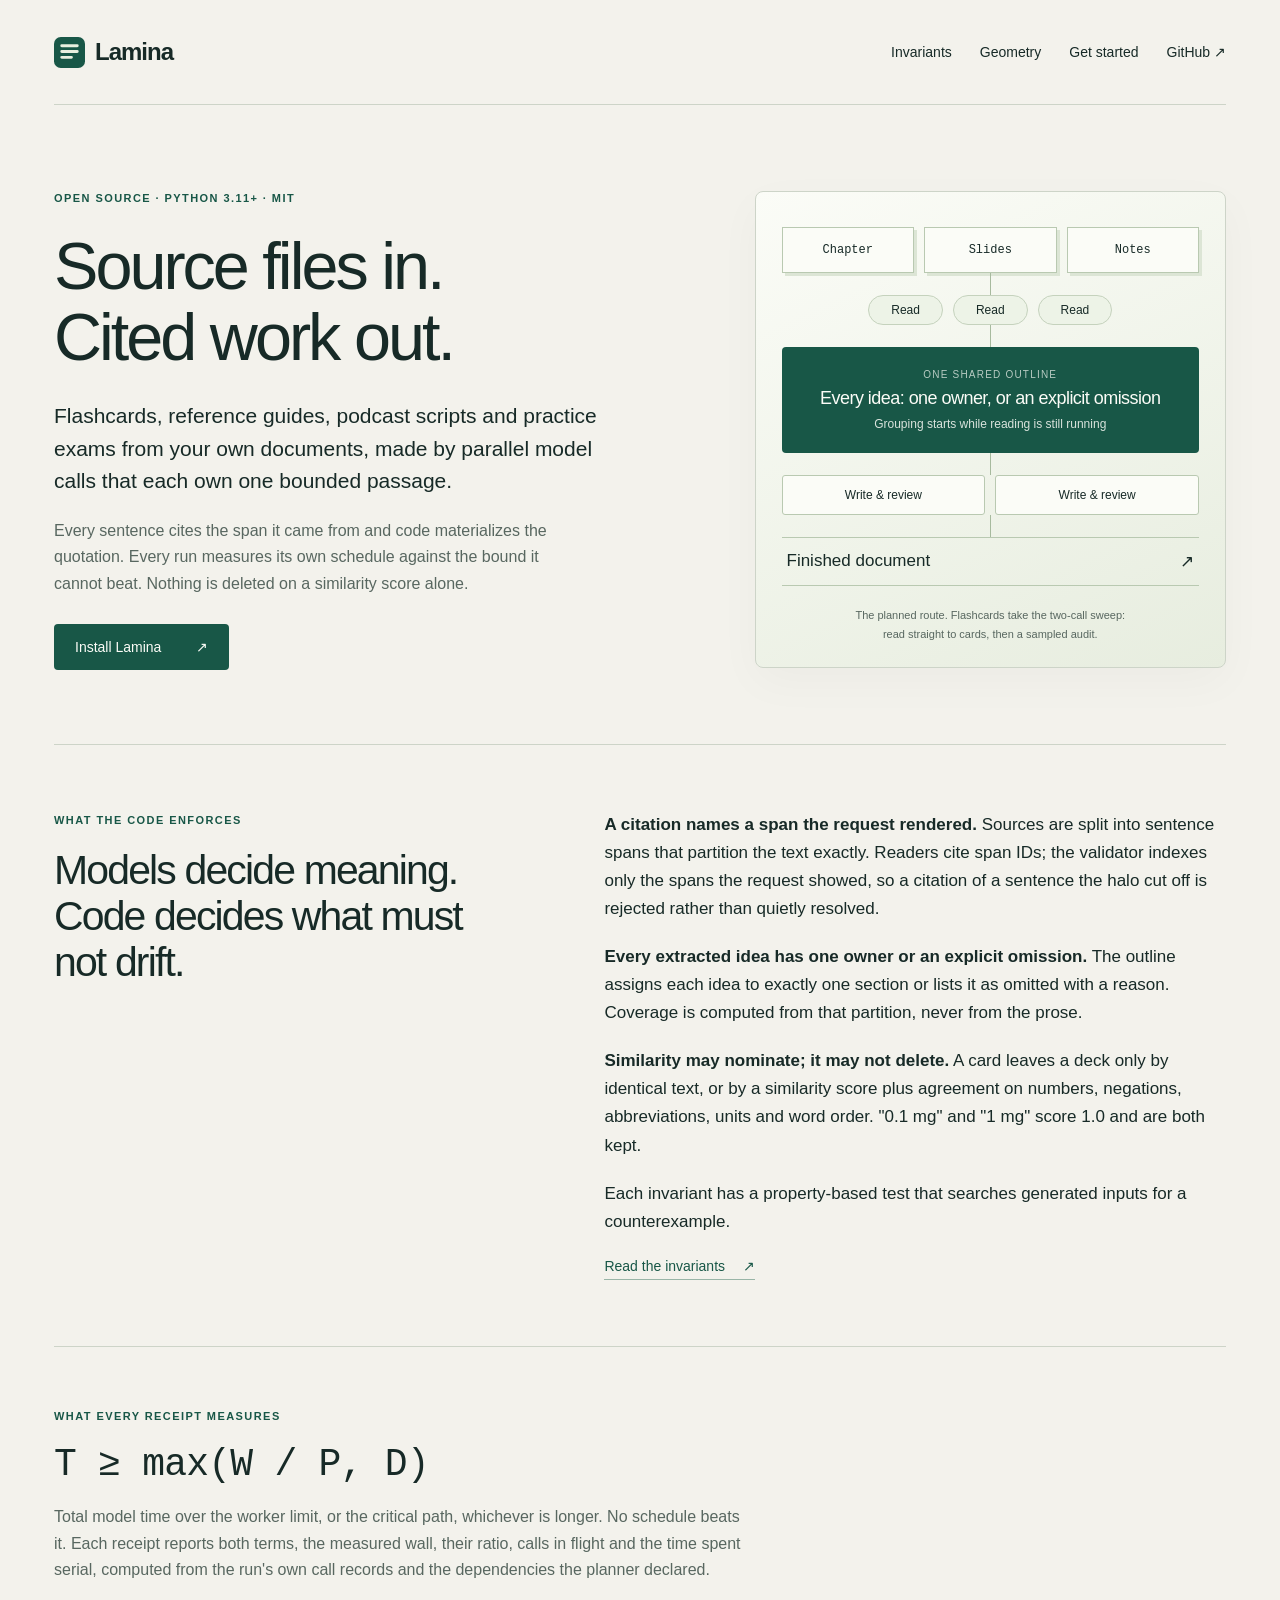
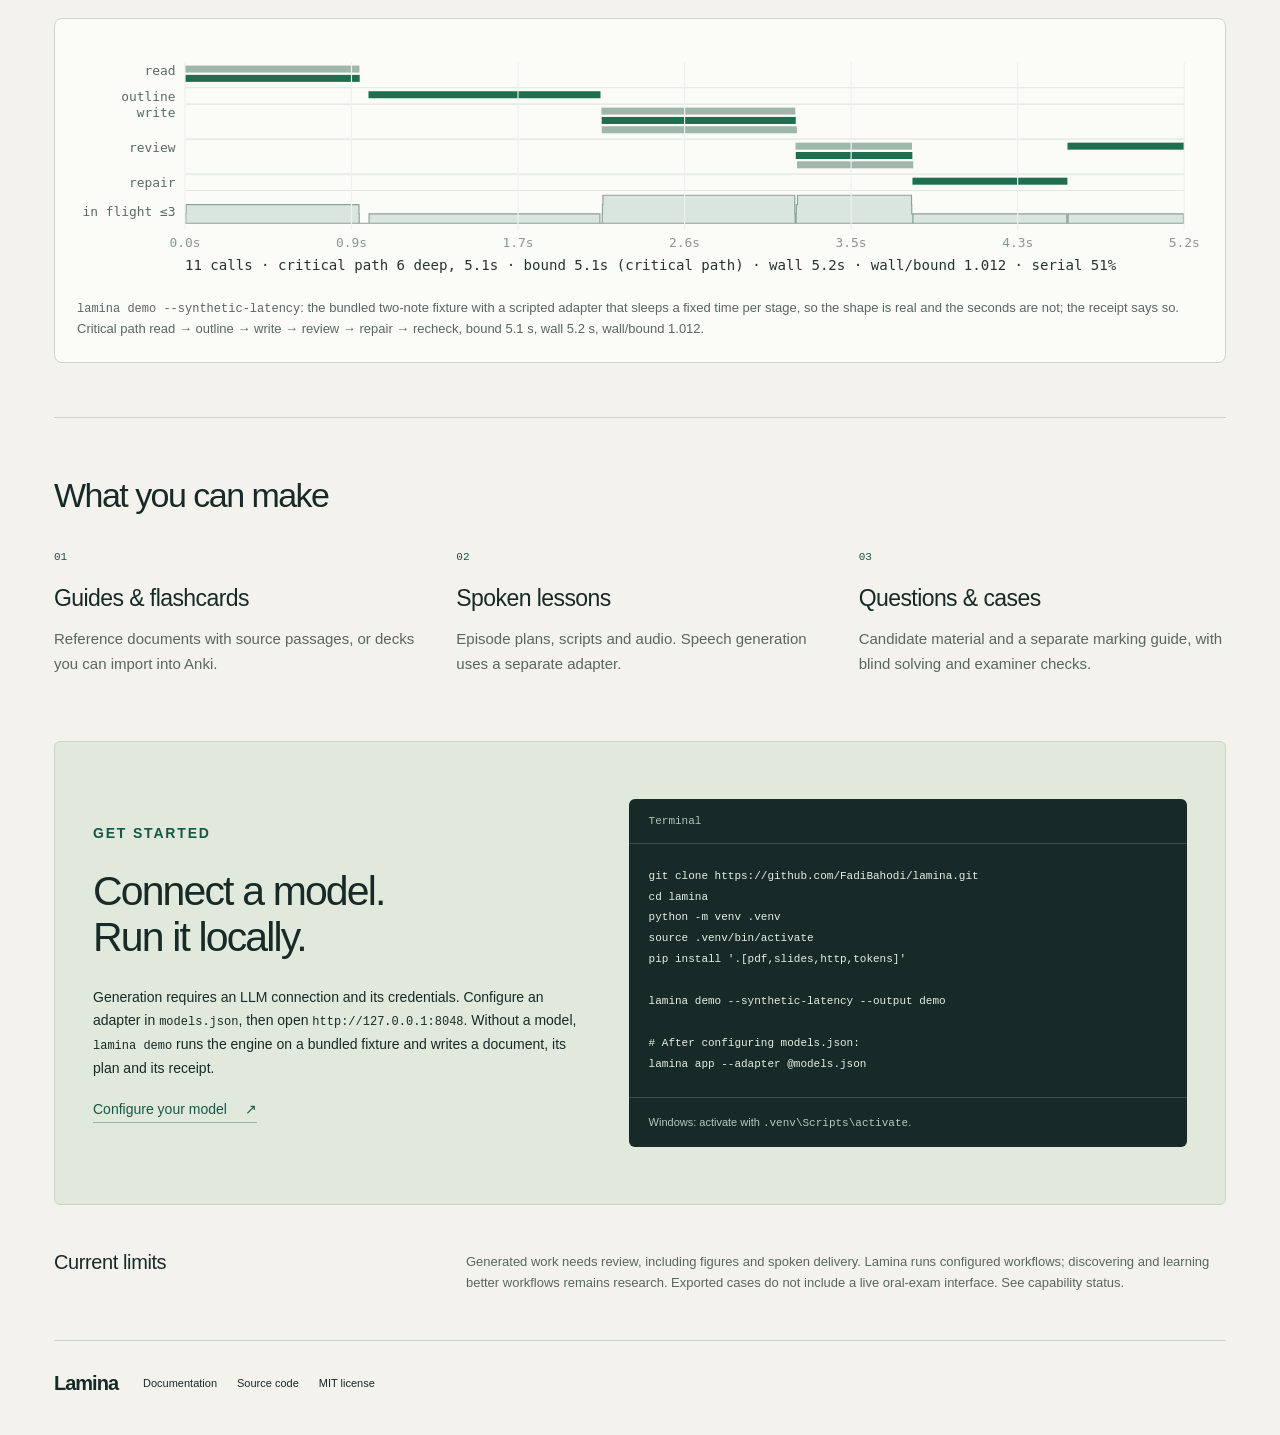
<file: src/lamina/site/index.html>
<!doctype html>
<html lang="en">
<head>
  <meta charset="utf-8">
  <meta name="viewport" content="width=device-width, initial-scale=1">
  <meta name="theme-color" content="#f3f2ec">
  <meta name="description" content="Lamina turns source files into flashcards, guides, podcasts and exams with parallel model calls, exact span citations, and receipts that measure their own schedule.">
  <title>Lamina · Cited work from your sources</title>
  <link rel="icon" href="mark.svg" type="image/svg+xml">
  <link rel="stylesheet" href="site.css">
</head>
<body>
  <a class="skip" href="#main">Skip to content</a>
  <div class="page">
    <header>
      <a class="brand" href="./" aria-label="Lamina home"><img src="mark.svg" alt="" width="31" height="31">Lamina</a>
      <nav aria-label="Main navigation">
        <a href="#how">Invariants</a>
        <a href="#geometry">Geometry</a>
        <a href="#start">Get started</a>
        <a href="https://github.com/FadiBahodi/lamina">GitHub <span aria-hidden="true">↗</span></a>
      </nav>
    </header>
    <main id="main">
      <section class="hero" aria-labelledby="title">
        <div class="hero-copy">
          <p class="eyebrow">Open source · Python 3.11+ · MIT</p>
          <h1 id="title">Source files in.<br>Cited work out.</h1>
          <p class="lead">Flashcards, reference guides, podcast scripts and practice exams from your own documents, made by parallel model calls that each own one bounded passage.</p>
          <p class="intro">Every sentence cites the span it came from and code materializes the quotation. Every run measures its own schedule against the bound it cannot beat. Nothing is deleted on a similarity score alone.</p>
          <a class="primary" href="#start">Install Lamina <span aria-hidden="true">↗</span></a>
        </div>
        <div class="source-illustration" role="img" aria-label="Source documents feed parallel readers, a shared plan, and separate writing branches that form one finished work.">
          <div class="source-row"><span>Chapter</span><span>Slides</span><span>Notes</span></div>
          <div class="stem" aria-hidden="true"></div>
          <div class="read-row"><span>Read</span><span>Read</span><span>Read</span></div>
          <div class="stem" aria-hidden="true"></div>
          <div class="shared"><span class="small-label">One shared outline</span><strong>Every idea: one owner, or an explicit omission</strong><span>Grouping starts while reading is still running</span></div>
          <div class="stem" aria-hidden="true"></div>
          <div class="write-row"><span>Write &amp; review</span><span>Write &amp; review</span></div>
          <div class="stem" aria-hidden="true"></div>
          <div class="finished">Finished document <span aria-hidden="true">↗</span></div>
          <p class="figure-note">The planned route. Flashcards take the two-call sweep:<br>read straight to cards, then a sampled audit.</p>
        </div>
      </section>
      <section class="how" id="how" aria-labelledby="how-title">
        <div class="section-heading"><p class="eyebrow">What the code enforces</p><h2 id="how-title">Models decide meaning.<br>Code decides what must not drift.</h2></div>
        <div class="explanation">
          <p><strong>A citation names a span the request rendered.</strong> Sources are split into sentence spans that partition the text exactly. Readers cite span IDs; the validator indexes only the spans the request showed, so a citation of a sentence the halo cut off is rejected rather than quietly resolved.</p>
          <p><strong>Every extracted idea has one owner or an explicit omission.</strong> The outline assigns each idea to exactly one section or lists it as omitted with a reason. Coverage is computed from that partition, never from the prose.</p>
          <p><strong>Similarity may nominate; it may not delete.</strong> A card leaves a deck only by identical text, or by a similarity score plus agreement on numbers, negations, abbreviations, units and word order. "0.1 mg" and "1 mg" score 1.0 and are both kept.</p>
          <p>Each invariant has a property-based test that searches generated inputs for a counterexample.</p>
          <a class="text-link" href="https://github.com/FadiBahodi/lamina/blob/main/tests/test_invariants.py">Read the invariants <span aria-hidden="true">↗</span></a>
        </div>
      </section>
      <section class="geometry" id="geometry" aria-labelledby="geometry-title">
        <div class="section-heading"><p class="eyebrow">What every receipt measures</p><h2 id="geometry-title">T ≥ max(W / P, D)</h2><p class="intro">Total model time over the worker limit, or the critical path, whichever is longer. No schedule beats it. Each receipt reports both terms, the measured wall, their ratio, calls in flight and the time spent serial, computed from the run's own call records and the dependencies the planner declared.</p></div>
        <figure>
          <img src="assets/demo-timeline.svg" alt="Timeline of eleven model calls from the bundled demo, with the six-call critical path highlighted and the in-flight count below" width="960" height="330">
          <figcaption><code>lamina demo --synthetic-latency</code>: the bundled two-note fixture with a scripted adapter that sleeps a fixed time per stage, so the shape is real and the seconds are not; the receipt says so. Critical path read → outline → write → review → repair → recheck, bound 5.1 s, wall 5.2 s, wall/bound 1.012.</figcaption>
        </figure>
      </section>
      <section class="outputs" aria-labelledby="outputs-title">
        <h2 id="outputs-title">What you can make</h2>
        <div class="output-grid">
          <article><span class="output-number">01</span><h3>Guides &amp; flashcards</h3><p>Reference documents with source passages, or decks you can import into Anki.</p></article>
          <article><span class="output-number">02</span><h3>Spoken lessons</h3><p>Episode plans, scripts and audio. Speech generation uses a separate adapter.</p></article>
          <article><span class="output-number">03</span><h3>Questions &amp; cases</h3><p>Candidate material and a separate marking guide, with blind solving and examiner checks.</p></article>
        </div>
      </section>
      <section class="start" id="start" aria-labelledby="start-title">
        <div><p class="eyebrow">Get started</p><h2 id="start-title">Connect a model.<br>Run it locally.</h2><p>Generation requires an LLM connection and its credentials. Configure an adapter in <code>models.json</code>, then open <code>http://127.0.0.1:8048</code>. Without a model, <code>lamina demo</code> runs the engine on a bundled fixture and writes a document, its plan and its receipt.</p><a class="text-link" href="https://github.com/FadiBahodi/lamina/blob/main/README.md#connect-a-model">Configure your model <span aria-hidden="true">↗</span></a></div>
        <div class="terminal"><div class="terminal-heading">Terminal</div><pre><code>git clone https://github.com/FadiBahodi/lamina.git
cd lamina
python -m venv .venv
source .venv/bin/activate
pip install '.[pdf,slides,http,tokens]'

lamina demo --synthetic-latency --output demo

# After configuring models.json:
lamina app --adapter @models.json</code></pre><p>Windows: activate with <code>.venv\Scripts\activate</code>.</p></div>
      </section>
      <aside class="limits" aria-labelledby="limits-title"><h2 id="limits-title">Current limits</h2><p>Generated work needs review, including figures and spoken delivery. Lamina runs configured workflows; discovering and learning better workflows remains research. Exported cases do not include a live oral-exam interface. <a href="https://github.com/FadiBahodi/lamina/blob/main/docs/architecture-status.md">See capability status.</a></p></aside>
    </main>
    <footer><a class="brand" href="./">Lamina</a><div><a href="https://github.com/FadiBahodi/lamina/blob/main/docs/README.md">Documentation</a><a href="https://github.com/FadiBahodi/lamina">Source code</a><a href="https://github.com/FadiBahodi/lamina/blob/main/LICENSE">MIT license</a></div></footer>
  </div>
</body>
</html>
</file>
<file: src/lamina/site/site.css>
:root{--paper:#f3f2ec;--ink:#172a27;--muted:#586760;--line:#cdd4c8;--green:#185747;--pale:#e0e9db;--white:#fbfcf7;--mono:ui-monospace,SFMono-Regular,Consolas,monospace;font-family:Inter,ui-sans-serif,-apple-system,BlinkMacSystemFont,"Segoe UI",sans-serif;color:var(--ink);background:var(--paper);font-synthesis:none}*{box-sizing:border-box}html{scroll-behavior:smooth;scroll-padding-top:28px}body{margin:0}a{color:inherit;text-decoration:none}a:hover{text-decoration:underline;text-underline-offset:5px}a:focus-visible{outline:3px solid #bd6138;outline-offset:5px}p{line-height:1.65;margin:0 0 20px}h1,h2,h3{font-weight:500;letter-spacing:-.045em;margin:0}h1{font-size:clamp(42px,5.2vw,70px);line-height:1.06}h2{font-size:clamp(30px,3.2vw,43px);line-height:1.12}h3{font-size:23px;letter-spacing:-.025em}.page{max-width:1280px;margin:auto;padding:0 54px}.skip{position:absolute;top:-80px;left:20px;padding:12px;background:var(--ink);color:white;z-index:5}.skip:focus{top:15px}header{height:105px;display:flex;align-items:center;justify-content:space-between;border-bottom:1px solid var(--line)}.brand{font-size:24px;display:inline-flex;align-items:center;gap:10px;font-weight:600;letter-spacing:-1px}header nav{display:flex;gap:28px;font-size:14px}.hero{display:grid;grid-template-columns:1.35fr 1fr;gap:64px;padding:84px 0 74px;align-items:center}.eyebrow{text-transform:uppercase;font-size:11px;letter-spacing:.13em;font-weight:650;color:var(--green);margin-bottom:24px}.lead{font-size:21px;line-height:1.55;margin-top:28px;max-width:580px}.intro{color:var(--muted);max-width:520px;font-size:16px}.primary{display:inline-flex;align-items:center;gap:35px;margin-top:7px;padding:15px 21px;background:var(--green);color:var(--white);border-radius:4px;font-size:14px}.primary:hover{background:#113f34;text-decoration:none}.source-illustration{border:1px solid var(--line);border-radius:8px;padding:35px 26px 24px;background:linear-gradient(155deg,#fbfcf7,#e7eddf);display:flex;flex-direction:column;align-items:center;box-shadow:0 14px 45px #172a2708}.source-row,.read-row,.write-row{display:flex;gap:10px;width:100%;justify-content:center}.source-row span{border:1px solid #b9c9b1;background:var(--white);padding:15px 7px;flex:1;text-align:center;font:12px var(--mono);box-shadow:3px 3px 0 #dce5d5}.stem{height:22px;width:1px;background:#a7ba9e}.read-row span{border:1px solid #c5d2bd;border-radius:20px;padding:7px 22px;font-size:12px;background:#edf3e7}.shared{background:var(--green);color:var(--white);padding:22px 14px;width:100%;border-radius:4px;text-align:center;display:flex;flex-direction:column;gap:8px}.small-label{font-size:10px;text-transform:uppercase;letter-spacing:.12em;opacity:.7}.shared strong{font-size:18px;font-weight:500;letter-spacing:-.03em}.shared>span:last-child{font-size:12px;opacity:.85}.write-row span{border:1px solid #b9c9b1;background:var(--white);border-radius:3px;padding:12px 10px;font-size:12px;flex:1;text-align:center}.finished{font-size:17px;border-top:1px solid #b9c9b1;border-bottom:1px solid #b9c9b1;padding:13px 5px;width:100%;display:flex;justify-content:space-between}.figure-note{font-size:11px;color:var(--muted);text-align:center;margin:20px 0 0}.how{border-top:1px solid var(--line);display:grid;grid-template-columns:1fr 1.35fr;gap:90px;padding:66px 0}.section-heading .eyebrow{margin-bottom:19px}.explanation{font-size:17px}.text-link{font-size:14px;display:inline-flex;gap:18px;color:var(--green);border-bottom:1px solid #99b5a7;padding-bottom:5px}.geometry{border-top:1px solid var(--line);padding:60px 0 54px}.geometry .section-heading{max-width:760px}.geometry h2{font-family:var(--mono);font-weight:500;letter-spacing:-.02em;font-size:clamp(26px,3vw,38px)}.geometry .intro{margin-top:18px;max-width:700px}.geometry figure{margin:34px 0 0;padding:22px;border:1px solid var(--line);border-radius:8px;background:var(--white)}.geometry img{width:100%;height:auto;display:block}.geometry figcaption{margin-top:14px;font-size:13px;color:var(--muted);line-height:1.6}.geometry figcaption code{font:12px var(--mono)}.explanation strong{font-weight:600}.outputs{padding:58px 0 64px;border-top:1px solid var(--line)}.outputs>h2{font-size:34px}.output-grid{display:grid;grid-template-columns:repeat(3,1fr);gap:35px;margin-top:37px}.output-number{font:11px var(--mono);color:var(--green);display:block;margin-bottom:22px}.output-grid p{font-size:15px;color:var(--muted);margin-top:15px;margin-bottom:0}.start{padding:57px 38px;background:var(--pale);border:1px solid #c8d5c0;border-radius:6px;display:grid;grid-template-columns:1fr 1.15fr;gap:50px;align-items:center}.start h2{margin-bottom:25px}.start p{font-size:14px}.start code{font-size:12px;overflow-wrap:anywhere}.terminal{background:#172a27;color:#e6efe5;border-radius:6px;overflow:hidden;min-width:0}.terminal-heading{font:11px var(--mono);padding:16px 20px;border-bottom:1px solid #3b5149;color:#afc5b8}.terminal pre{font:11px/1.9 var(--mono);margin:0;padding:22px 20px;overflow:auto}.terminal pre code{font-size:inherit;overflow-wrap:normal}.terminal p{border-top:1px solid #3b5149;padding:15px 20px;margin:0;color:#b6c8bd;font-size:11px}.terminal p code{font-size:11px}.limits{display:grid;grid-template-columns:1fr 2.1fr;gap:50px;padding:46px 0}.limits h2{font-size:20px;letter-spacing:-.02em}.limits p{font-size:13px;color:var(--muted);margin:0}footer{border-top:1px solid var(--line);padding:31px 0 38px;display:flex;align-items:center;gap:25px}footer .brand{font-size:20px}footer p{font-size:11px;color:var(--muted);margin:0;flex:1}footer>div{display:flex;gap:20px;font-size:11px}@media(max-width:1000px){.page{padding:0 30px}.hero{gap:35px}.source-illustration{padding:26px 18px}.read-row span{padding:7px 15px}.how{gap:45px}.start{grid-template-columns:1fr;gap:26px}.terminal pre{font-size:13px}}@media(max-width:680px){.page{padding:0 22px}.geometry{padding:42px 0}.geometry figure{padding:12px;margin:24px -6px 0}header{height:82px}header nav{gap:17px;font-size:12px}header nav a:first-child{display:none}.brand{font-size:22px}.hero{grid-template-columns:1fr;padding:49px 0;gap:35px}.eyebrow{margin-bottom:20px}.lead{font-size:19px;margin-top:24px}.source-illustration{max-width:440px;width:100%;justify-self:center;padding:26px}.how{grid-template-columns:1fr;gap:27px;padding:43px 0}.explanation{font-size:16px}.outputs{padding:42px 0}.outputs>h2{font-size:30px}.output-grid{grid-template-columns:1fr;gap:27px;margin-top:28px}.output-grid article{padding-bottom:25px;border-bottom:1px solid var(--line)}.output-grid article:last-child{padding-bottom:0;border:0}.output-number{margin-bottom:12px}.output-grid p{margin-top:10px}.start{padding:31px 22px;margin:0 -6px}.terminal{margin:0 -10px}.terminal pre{font-size:10px;padding:17px 13px}.terminal-heading,.terminal p{padding:13px}.limits{grid-template-columns:1fr;gap:17px;padding:35px 0}footer{align-items:flex-start;flex-wrap:wrap;gap:15px}footer p{flex-basis:60%}footer>div{width:100%;padding-top:7px}}@media(prefers-reduced-motion:reduce){html{scroll-behavior:auto}}
</file>
